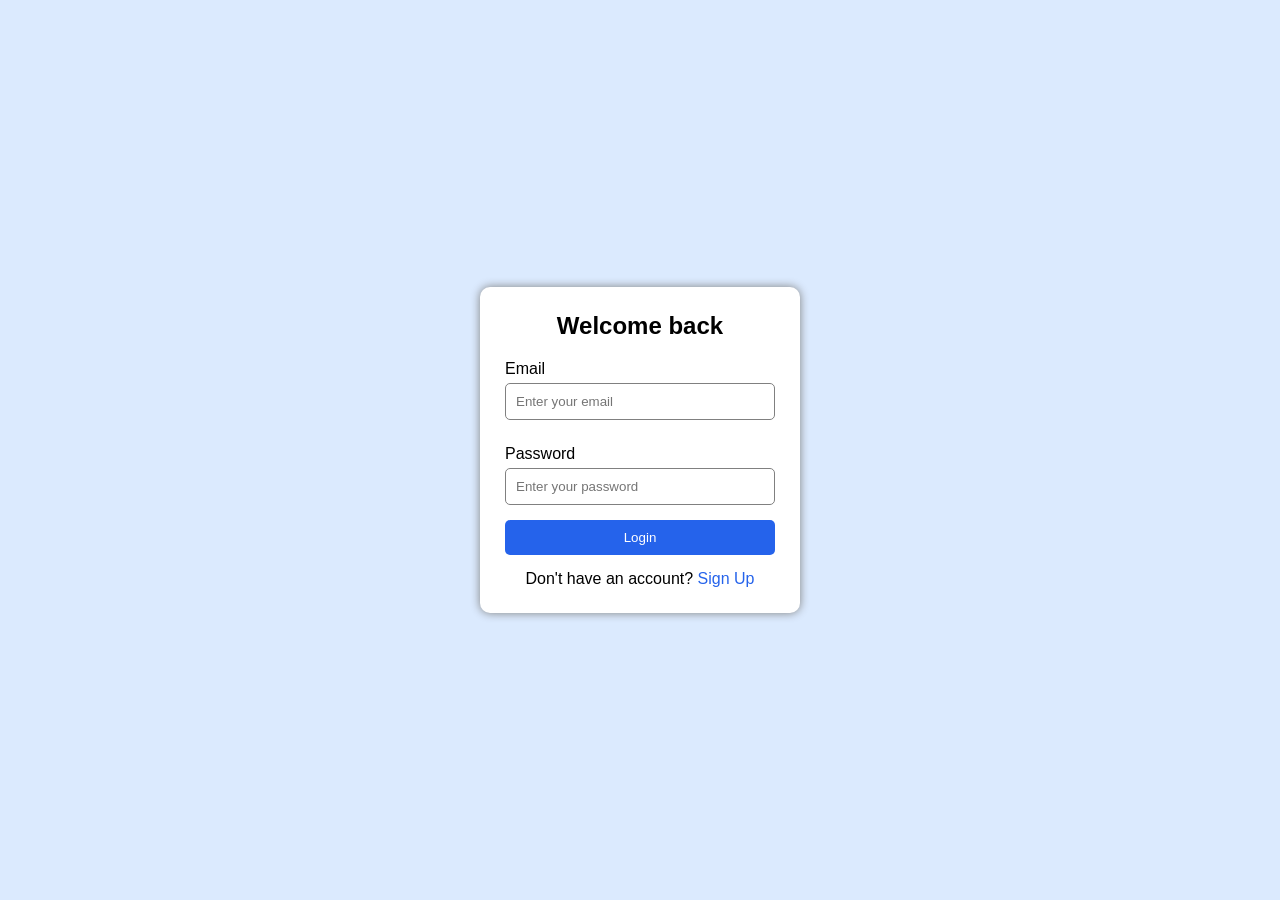
<file: Login_page/index.html>
<!DOCTYPE html>
<html lang="en">
<head>
    <title>Login Page</title>
    <link rel="stylesheet" href="style.css">
</head>
<body>

    <div class="login-box">

        <h2>Welcome back</h2>

        <form>

            <label>Email</label>
            <input type="email" placeholder="Enter your email">

            <label>Password</label>
            <input type="password" placeholder="Enter your password">

            <button>Login</button>

        </form>

        <p>Don't have an account?
            <a href="#">Sign Up</a>
        </p>

    </div>

</body>
</html>
</file>
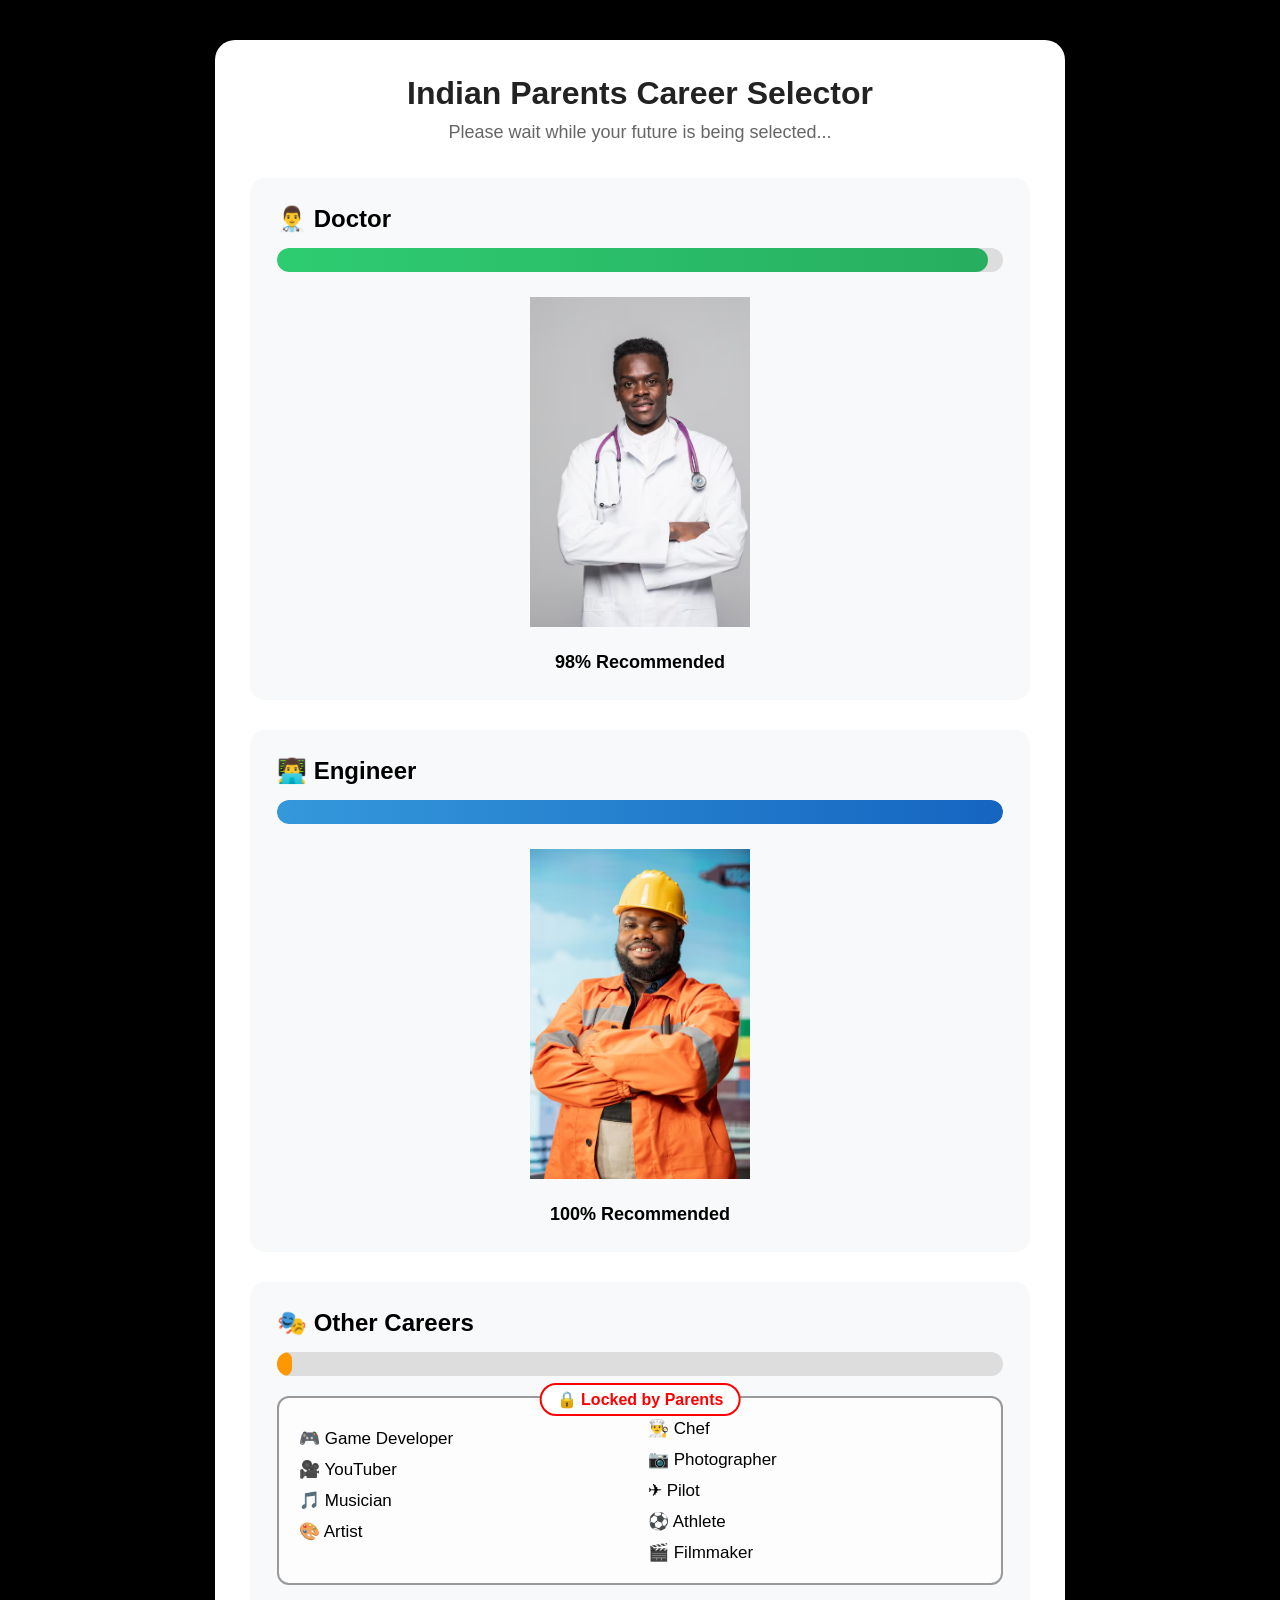
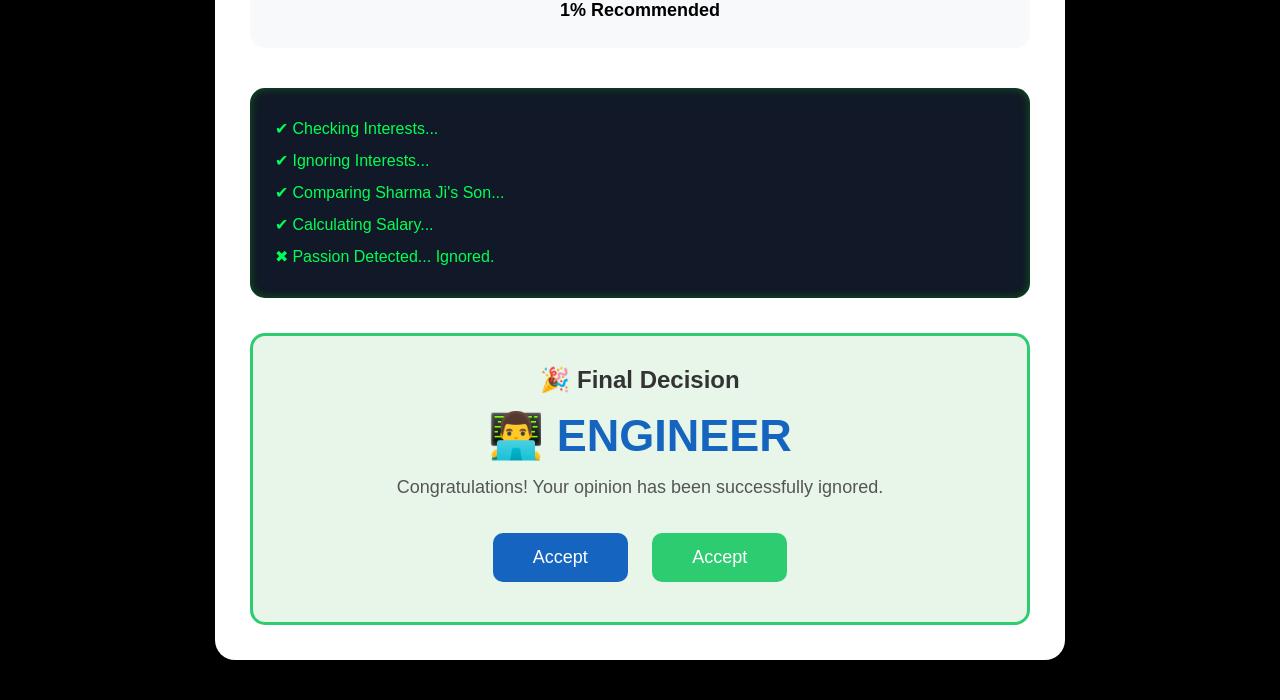
<file: Meme/index.html>
<!DOCTYPE html>
<html lang="en">
<head>
    <meta charset="UTF-8">
    <meta name="viewport" content="width=device-width, initial-scale=1.0">
    <title>Indian Parents Career Selector</title>
    <link rel="stylesheet" href="style.css">
</head>
<body>

    <div class="container">

        <h1>Indian Parents Career Selector</h1>
        <p class="subtitle">
            Please wait while your future is being selected...
        </p>

        <div class="career-card">

            <h2>👨‍⚕️ Doctor</h2>

            <div class="progress-bar">
                <div class="progress doctor-progress"></div>
            </div>

            <img src="Doctor.jpg" alt="Doctor">

            <p class="percentage">98% Recommended</p>

        </div>


   
        <div class="career-card">

            <h2>👨‍💻 Engineer</h2>

            <div class="progress-bar">
                <div class="progress engineer-progress"></div>
            </div>

            <img src="eng.jpg" alt="Engineer">

            <p class="percentage">100% Recommended</p>

        </div>


        <div class="career-card">

            <h2>🎭 Other Careers</h2>

            <div class="progress-bar">
                <div class="progress other-progress"></div>
            </div>

            <div class="locked-box">

                <ul>
                    <li>🎮 Game Developer</li>
                    <li>🎥 YouTuber</li>
                    <li>🎵 Musician</li>
                    <li>🎨 Artist</li>
                    <li>👨‍🍳 Chef</li>
                    <li>📷 Photographer</li>
                    <li>✈ Pilot</li>
                    <li>⚽ Athlete</li>
                    <li>🎬 Filmmaker</li>
                </ul>

                <div class="locked-text">
                    🔒 Locked by Parents
                </div>

            </div>

            <p class="percentage">1% Recommended</p>

        </div>

        <!-- Funny Loading Status -->

        <div class="system-log">

            <p>✔ Checking Interests...</p>
            <p>✔ Ignoring Interests...</p>
            <p>✔ Comparing Sharma Ji's Son...</p>
            <p>✔ Calculating Salary...</p>
            <p>✖ Passion Detected... Ignored.</p>

        </div>

        <!-- Final Decision -->

        <div class="decision">

            <h2>🎉 Final Decision</h2>

            <h1>👨‍💻 ENGINEER</h1>

            <p>
                Congratulations! Your opinion has been successfully ignored.
            </p>

            <div class="buttons">
                <button>Accept</button>
                <button>Accept</button>
            </div>

        </div>

    </div>

</body>
</html>
</file>
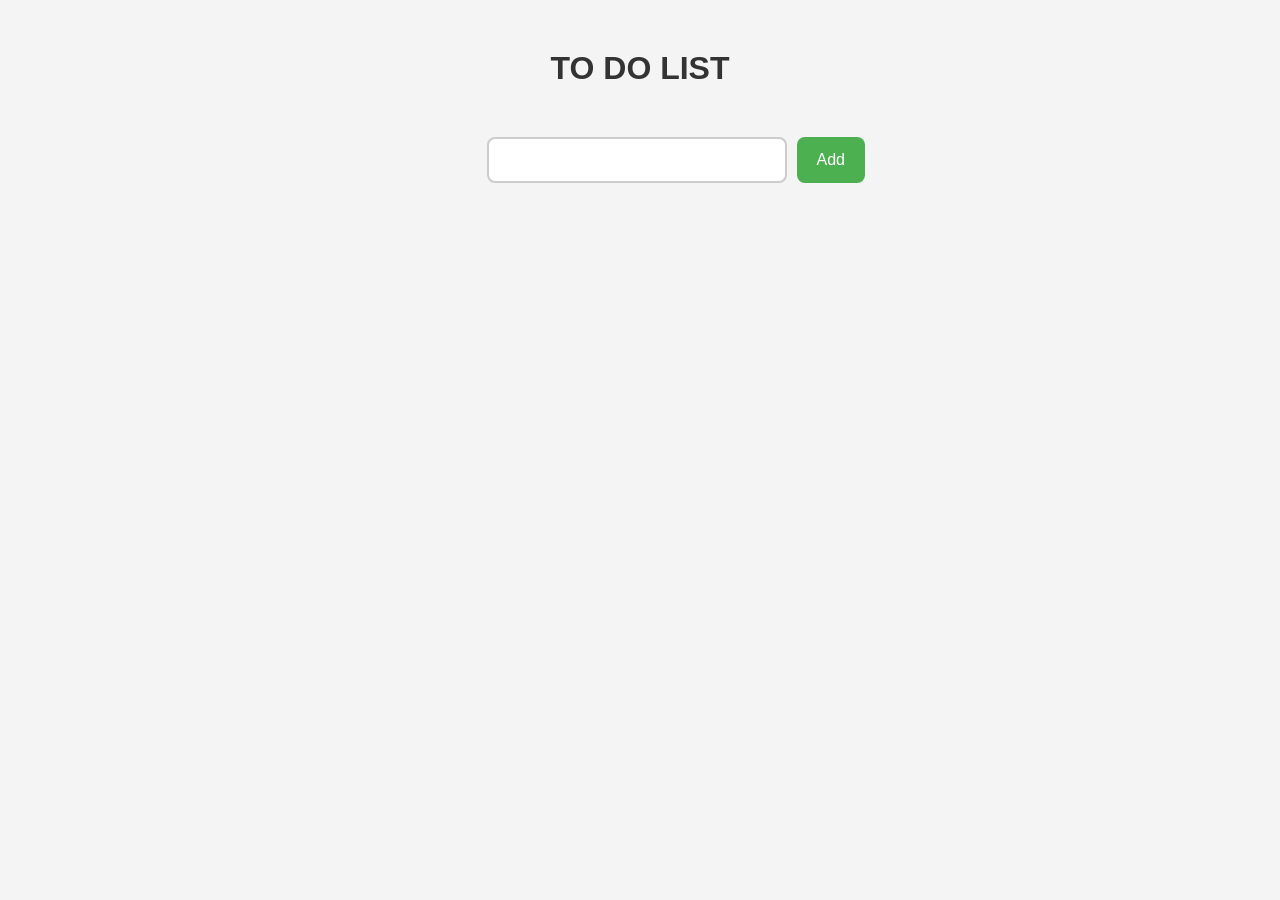
<file: To_do_APP/index.html>
<!DOCTYPE html>
<html lang="en">
<head>
    <meta charset="UTF-8">
    <meta name="viewport" content="width=device-width, initial-scale=1.0">
    <title>TO - Do</title>
    <link rel="stylesheet" href="style.css">
</head>
<body>

    <div class="todo-app">
        <h1>TO DO LIST</h1>
        <div id="container">
            <input type="text" id="task-input" name="task-input">
            <button id="add" onclick="addTask()">Add</button>
        </div>

        <div id="output"></div>
    </div>

        <script  src = "script.js"></script>
    
</body>
</html>
</file>
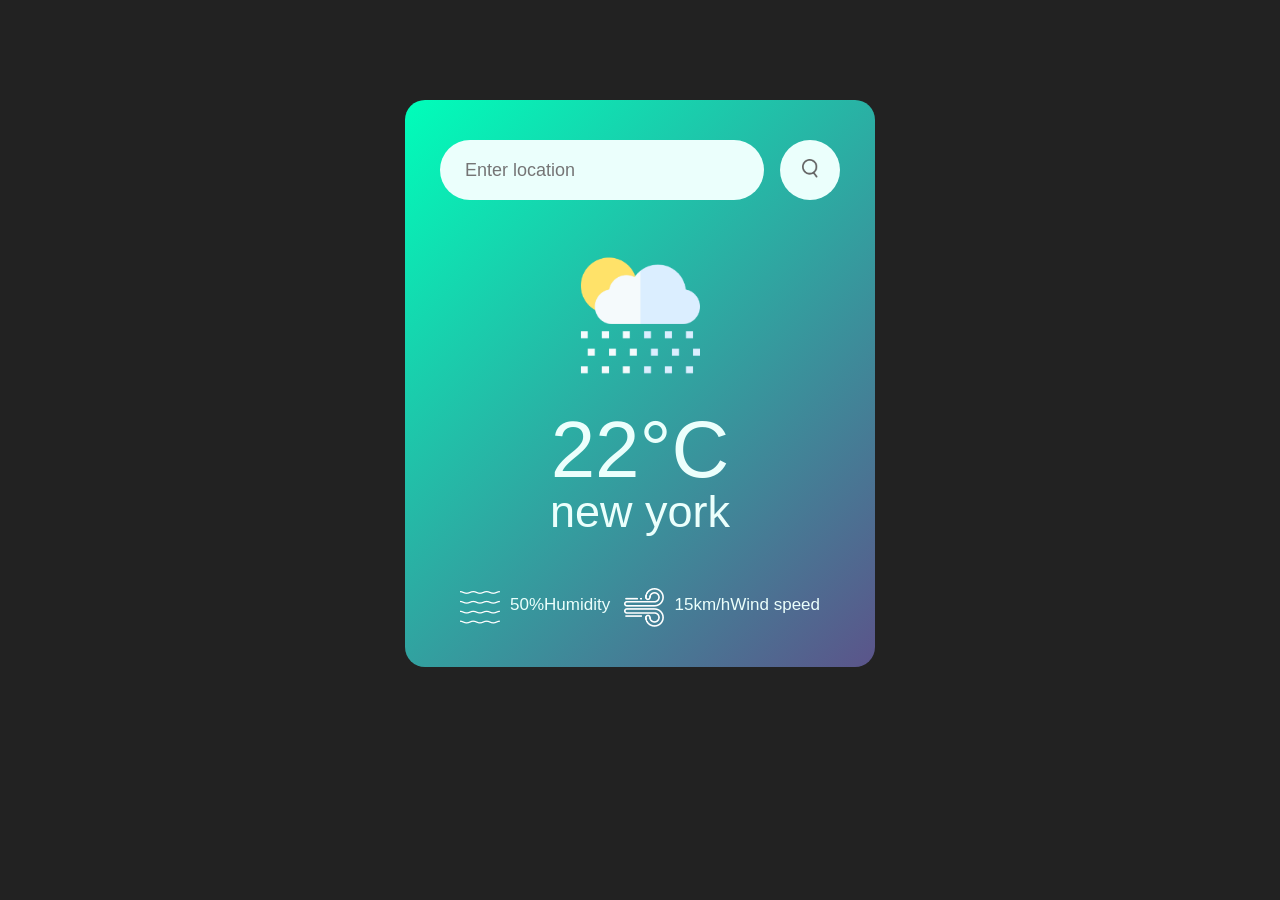
<file: Weather_app/index.html>
<!DOCTYPE html>
<html lang="en">
<head>
    <meta charset="UTF-8">
    <meta name="viewport" content="width=device-width, initial-scale=1.0">
    <title>Document</title>
    <link rel="stylesheet" href="style.css">
</head>
<body>

    <div class="card">

        <div class="search">
            <input type="text" placeholder="Enter location" id="search-city">
            <button id="search-button"><img id="icon" src="images/search.png" alt=""></button>
        </div>

        <div class="weather">
            <img src="images/rain.png" class="weather-icon">
            <h1 class="temp">22°C</h1>
            <h2 class="city">new york</h2>
        </div>


        <div class="details">


            <div class="col"> 
                <img src="images/humidity.png">
                <p class="humidity">50%</p>
                <p class="humidity">Humidity</p>
            </div>

            <div class="col"> 
                <img src="images/wind.png">
                <p class="humidity">15km/h</p>
                <p class="humidity">Wind speed</p>
            </div>
            


        </div>
        


    </div>
</body>
</html>
</file>
<file: Login_page/style.css>
*{
    margin:0;
    padding:0;
    box-sizing:border-box;
}

body{

    background-color:#dbeafe;

    display:flex;
    justify-content:center;
    align-items:center;

    height:100vh;

    font-family:Arial,sans-serif;
}

.login-box{

    width:320px;

    background:white;

    padding:25px;

    border-radius:10px;

    box-shadow:0 0 10px gray;
}

h2{

    text-align:center;
    margin-bottom:20px;
}

label{

    display:block;
    margin-top:10px;
    margin-bottom:5px;
}

input{

    width:100%;
    padding:10px;

    border:1px solid gray;
    border-radius:5px;

    margin-bottom:15px;
}

button{

    width:100%;
    padding:10px;

    background-color:#2563eb;

    color:white;

    border:none;

    border-radius:5px;

    cursor:pointer;
}

button:hover{

    background-color:#1d4ed8;
}

p{

    margin-top:15px;
    text-align:center;
}

a{

    text-decoration:none;
    color:#2563eb;
}

a:hover{

    text-decoration:underline;
}
</file>
<file: Meme/style.css>
*{
    margin:0;
    padding:0;
    box-sizing:border-box;
    font-family:Arial, Helvetica, sans-serif;
}

body{
    background-color: black;
    display:flex;
    justify-content:center;
    align-items:center;
    padding:40px 20px;
    min-height:100vh;
}

.container{
    width:850px;
    background:#ffffff;
    border-radius:20px;
    padding:35px;
    box-shadow:0 20px 40px rgba(0,0,0,.4);
}

h1{
    text-align:center;
    color:#222;
}

.subtitle{
    text-align:center;
    margin-top:10px;
    margin-bottom:35px;
    color:#666;
    font-size:18px;
}

.career-card{
    background:#f8f9fa;
    border-radius:15px;
    padding:25px;
    margin-bottom:30px;
    transition:.3s;
    border:2px solid transparent;
}

.career-card:hover{
    transform:translateY(-5px);
    border-color:#2196f3;
    box-shadow:0 10px 20px rgba(0,0,0,.15);
}

.career-card h2{
    margin-bottom:15px;
}

.progress-bar{
    width:100%;
    height:24px;
    background:#ddd;
    border-radius:20px;
    overflow:hidden;
}

.progress{
    height:100%;
    width:0;
    border-radius:20px;
}

.doctor-progress{
    width:98%;
    background:linear-gradient(to right,#2ecc71,#27ae60);
    animation:doctorLoad 2s ease;
}

.engineer-progress{
    width:100%;
    background:linear-gradient(to right,#3498db,#1565c0);
    animation:engineerLoad 2.2s ease;
}

.other-progress{
    width:2%;
    background:#ff9800;
    animation:otherLoad 2.4s ease;
}

@keyframes doctorLoad{
    from{width:0;}
    to{width:98%;}
}

@keyframes engineerLoad{
    from{width:0;}
    to{width:100%;}
}

@keyframes otherLoad{
    from{width:0;}
    to{width:2%;}
}

.career-card img{
    width:220px;
    display:block;
    margin:25px auto;
    transition:.3s;
}

.career-card img:hover{
    transform:scale(1.08) rotate(-2deg);
}

.percentage{
    text-align:center;
    margin-top:15px;
    font-size:18px;
    font-weight:bold;
}

.locked-box{
    margin-top:20px;
    border:2px solid #999;
    border-radius:12px;
    padding:20px;
    position:relative;
    background:#fdfdfd;
}

.locked-box ul{
    columns:2;
    list-style:none;
}

.locked-box li{
    margin:10px 0;
    font-size:17px;
}

.locked-text{
    position:absolute;
    top:-15px;
    left:50%;
    transform:translateX(-50%);
    background:white;
    padding:5px 15px;
    border-radius:20px;
    color:red;
    font-weight:bold;
    border:2px solid red;
}

.system-log{
    margin-top:40px;
    background:#111827;
    color:#00ff55;
    font-family:monospace;
    padding:25px;
    border-radius:15px;
    line-height:2;
    box-shadow:inset 0 0 10px rgba(0,255,0,.3);
}

.system-log p{
    animation:blink 1.5s infinite alternate;
}

@keyframes blink{
    from{
        opacity:.7;
    }
    to{
        opacity:1;
    }
}

.decision{
    margin-top:35px;
    text-align:center;
    background:#e8f5e9;
    border-radius:15px;
    padding:30px;
    border:3px solid #2ecc71;
}

.decision h2{
    color:#333;
    margin-bottom:10px;
}

.decision h1{
    color:#1565c0;
    margin:15px 0;
    font-size:45px;
}

.decision p{
    color:#555;
    font-size:18px;
}

.buttons{
    margin-top:25px;
}

button{
    padding:14px 40px;
    margin:10px;
    border:none;
    border-radius:10px;
    font-size:18px;
    cursor:pointer;
    background:#1565c0;
    color:white;
    transition:.3s;
}

button:hover{
    background:#0d47a1;
    transform:scale(1.05);
}

button:last-child{
    background:#2ecc71;
}

button:last-child:hover{
    background:#27ae60;
}

@media(max-width:768px){

    .container{
        width:100%;
    }

    .career-card img{
        width:170px;
    }

    .locked-box ul{
        columns:1;
    }

    .decision h1{
        font-size:32px;
    }

    button{
        width:100%;
    }

}
</file>
<file: To_do_APP/style.css>
*{
    margin: 0;
    padding: 0;
    box-sizing: border-box;
    font-family: Arial, Helvetica, sans-serif;
}

.todo-app{
    width: 450px;
}

h1{
    text-align: center;
    margin-bottom: 50px;
    color: #333;
}

body{
    background: #f4f4f4;
    display: flex;
    justify-content: center;
    align-items: flex-start;
    min-height: 100vh;
    padding-top: 50px;
}

#container{
    display: flex;
    gap: 10px;
    margin-bottom: 20px;
}

#task-input{

    width: 300px;
    padding: 12px;
    margin-left: auto;
    font-size: 16px;
    border: 2px solid #ccc;
    border-radius: 8px;
    outline: none;
}

#task-input:focus{
    border-color: #4CAF50;
}

#add{
    padding: 12px 20px;
    border: none;
    background: #4CAF50;
    color: white;
    font-size: 16px;
    border-radius: 8px;
    cursor: pointer;
    transition: 0.3s;
}

#add:hover{
    background: #3c9140;
}

#output{
    margin-left: auto;
    width: 380px;
}

#output div{
    display: flex;
    justify-content: space-between;
    align-items: center;
    background: white;
    margin: 12px 0;
    padding: 12px 15px;
    border-radius: 8px;
    box-shadow: 0 2px 8px rgba(0, 0, 0, 0);
}

#output p{
    font-size: 18px;
    color: #333;
}

#output button{
    background: #e74c3c;
    color: white;
    border: none;
    padding: 8px 14px;
    border-radius: 6px;
    cursor: pointer;
    transition: 0.3s;
}

#output button:hover{
    background: #c0392b;
}
</file>
<file: Weather_app/style.css>
*{
    margin: 0;
    padding: 0;
    font-family: 'Poppins',sans-serif;
    box-sizing: border-box;
    color: #ebfffc;
}

body{
    background: #222;
}

.card{
    background:linear-gradient(135deg,#00feba,#5b548a);
    width: 90%;
    max-width: 470px;
    margin: 100px auto 0;
    border-radius: 20px;
    text-align: center;
    padding: 40px 35px;
}

.search{

    width:100%;
    display: flex;
    align-items:center;
    justify-content: space-between;
}

.search input{

    border:0;
    outline:0;
    background:#ebfffc;
    color:#555;
    padding: 10px 25px;
    height: 60px;
    border-radius: 30px;
    flex:1;
    margin-right: 16px;
    font-size:18px;

}

.search button{
    border  :0 ;
    outline :0 ;
    background :#ebfffc ;
    border-radius: 50%;
    width: 60px;
    height: 60px;
    cursor: pointer;

}
.search button img{
    width: 16px;
}
.weather-icon{
    width: 170px;
    margin-top: 30px;

}
.weather h1{
    font-size: 80px;
    font-weight: 400;
   
}

.weather h2{
    font-size: 45px;
    font-weight: 400;
    margin-top: -10px;
  
}
.details{
     
    display:flex;
    align-items: center;
    justify-content: space-between;
    padding: 0 20px;
    margin-top: 50px;
}

.col{
    display: flex;
    align-items:center ;
    text-align: left;
}

.col img{
    width: 40px;
    margin-right: 10px;
}

.humidity, .wind{
    font-size: 17px;
    margin-top: -6px;
    
}
</file>
